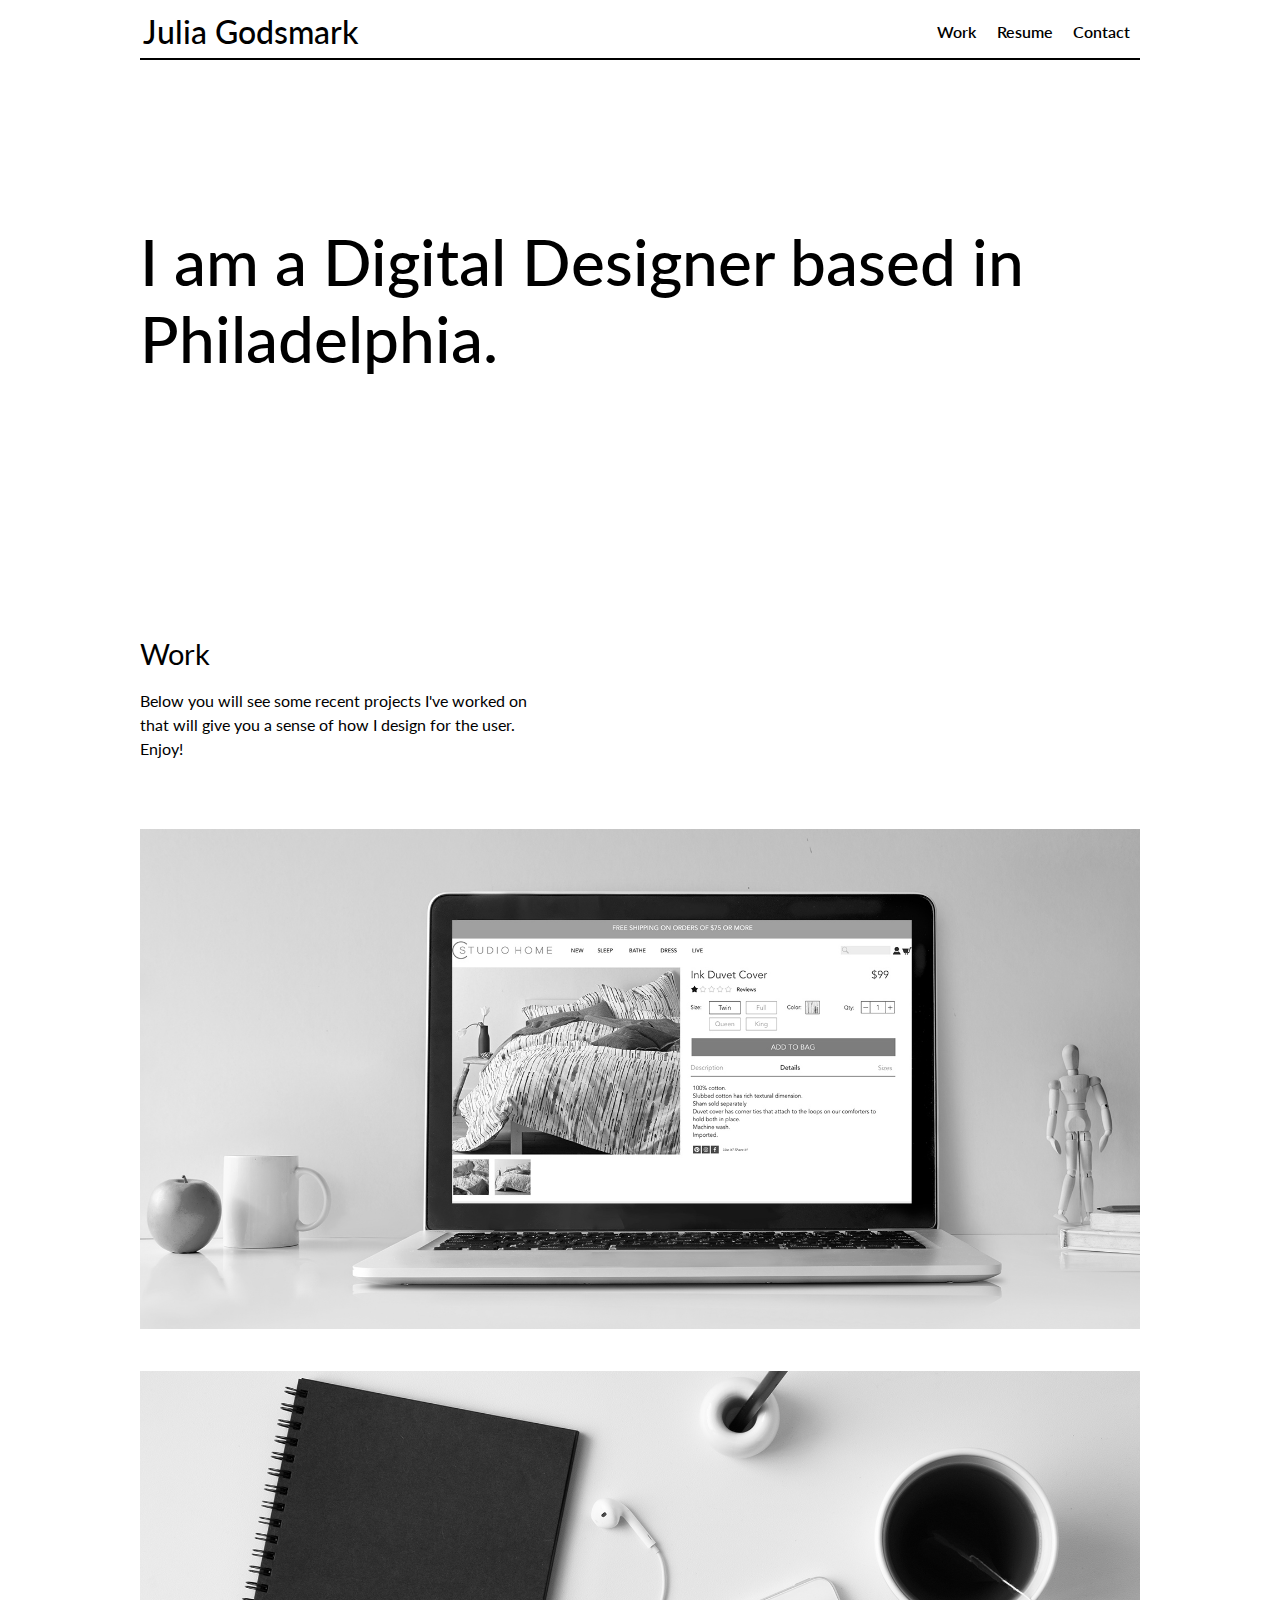
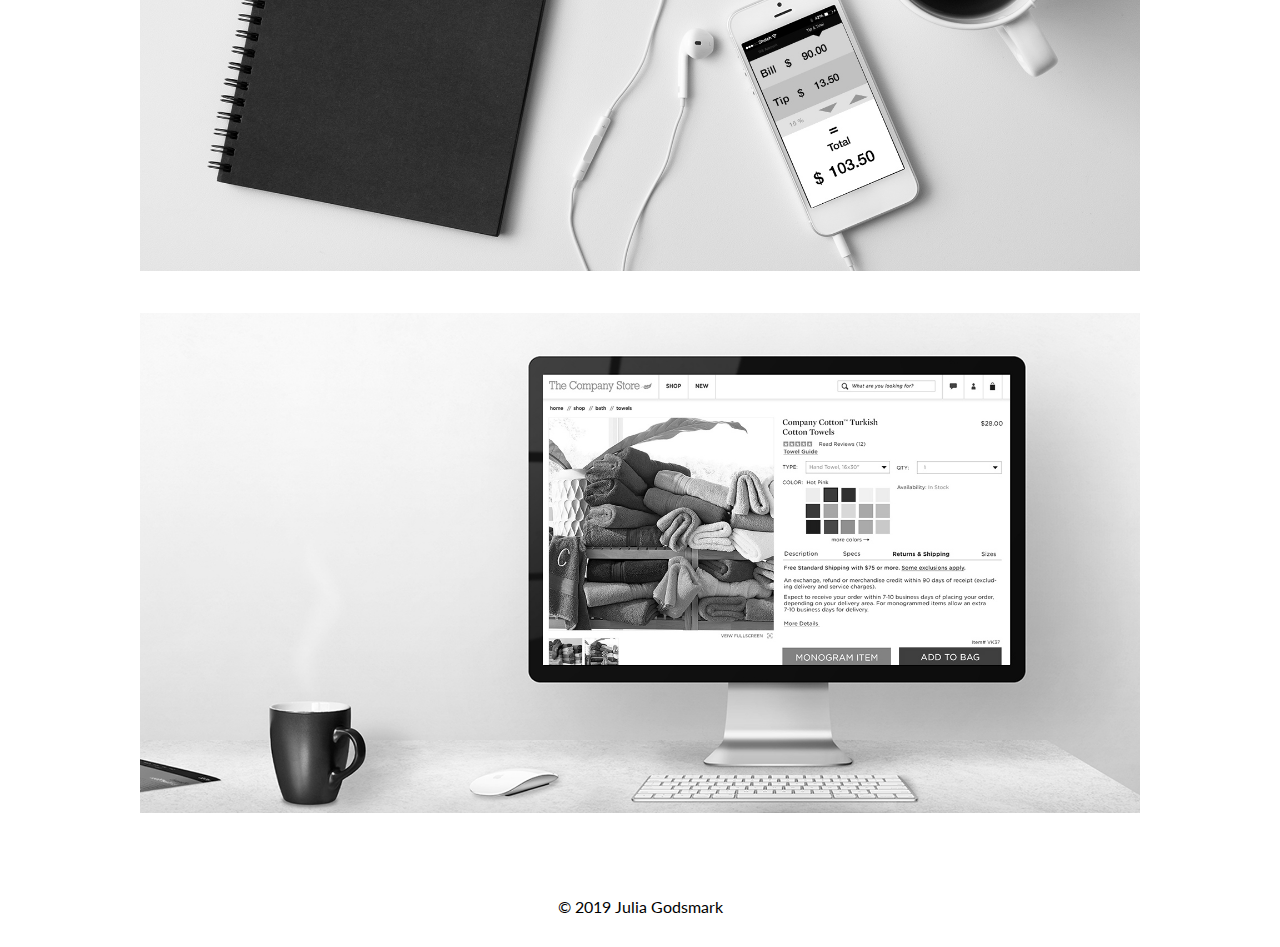
<file: index.html>
<!DOCTYPE html>
<html>
  <head>
    <meta charset="utf-8">
    <link rel="icon" href="assets/images/favicon.ico" type="image/x-icon">
    <meta name="description" content="Julia Godsmark's digital product design portfolio website">
    <meta name="viewport" content="width=device-width, initial-scale=1">
    <title>Julia Godsmark - Digital Designer</title>
    <link rel="stylesheet" href="assets/css/reset.css">
    <link rel="stylesheet" href="assets/css/styles.css">

    <link href="https://fonts.googleapis.com/css?family=Lato:300,400,700,900|Open+Sans:300,400,600,700" rel="stylesheet">
  </head>
  <body>

    <!-- Google Tag Manager -->
    <noscript><iframe src="//www.googletagmanager.com/ns.html?id=GTM-NZ8VBL"
    height="0" width="0" style="display:none;visibility:hidden"></iframe></noscript>
    <script>(function(w,d,s,l,i){w[l]=w[l]||[];w[l].push({'gtm.start':
    new Date().getTime(),event:'gtm.js'});var f=d.getElementsByTagName(s)[0],
    j=d.createElement(s),dl=l!='dataLayer'?'&l='+l:'';j.async=true;j.src=
    '//www.googletagmanager.com/gtm.js?id='+i+dl;f.parentNode.insertBefore(j,f);
    })(window,document,'script','dataLayer','GTM-NZ8VBL');</script>
    <!-- End Google Tag Manager -->


      <header>
        <div class="container nav-line cf">
            <a href="index.html"> <h1>Julia Godsmark</h1></a>
            <nav>
              <ul class="nav cf">
                <li><a href="#work">Work</a></li>
                <li><a href="about/index.html">Resume</a></li>
                <li><a href="mailto:juliagodsmark@gmail.com">Contact</a></li>
              </ul>
            </nav>
        </div>
      </header>
      <main class="main">
        <div class="container">
          <div class="index-text">
            <p>I am a Digital Designer based in Philadelphia.
          </div>
        </div>
        <div class="container cf" id="work">
          <div class="work-text">
            <h3>Work</h3>
            <p>Below you will see some recent projects I've worked on that will give you a sense of how I design for the user. Enjoy!</p>
          </div>
          <div class="row cf">
            <div class="tout photo-container tout-products">
              <a href="cstudio/index.html">
                <img src="assets/images/home/cstudio.jpg" class="image1">
                <span class="hover">
                  <p class="shop-now">Cstudio Home Product Page</p>
                </span>
              </a>
            </div>
          </div>

          <div class="row cf">
            <div class="tout photo-container tout-products">
              <a href="tip-calculator/index.html">
                <img src="assets/images/home/tip-calc.jpg" class="image2">
                <span class="hover">
                  <p class="shop-now">Tip Calculator</p>
                </span>
              </a>
            </div>
          </div>

          <div class="row cf">
            <div class="tout photo-container tout-products">
              <a href="tcs-product-page/index.html">
                <img src="assets/images/home/tcs-pdp-right.jpg" class="image2">
                <span class="hover">
                  <p class="shop-now">TCS Product Page</p>
                </span>
              </a>
            </div>
          </div>
        </div> <!-- container  -->
      </main>
      <footer class="container">
        <small>&copy; 2019 Julia Godsmark </small>
      </footer>
    <script type="text/javascript" src="assets/js/jquery-2.1.1.min.js"></script>
  </body>
</html>
</file>
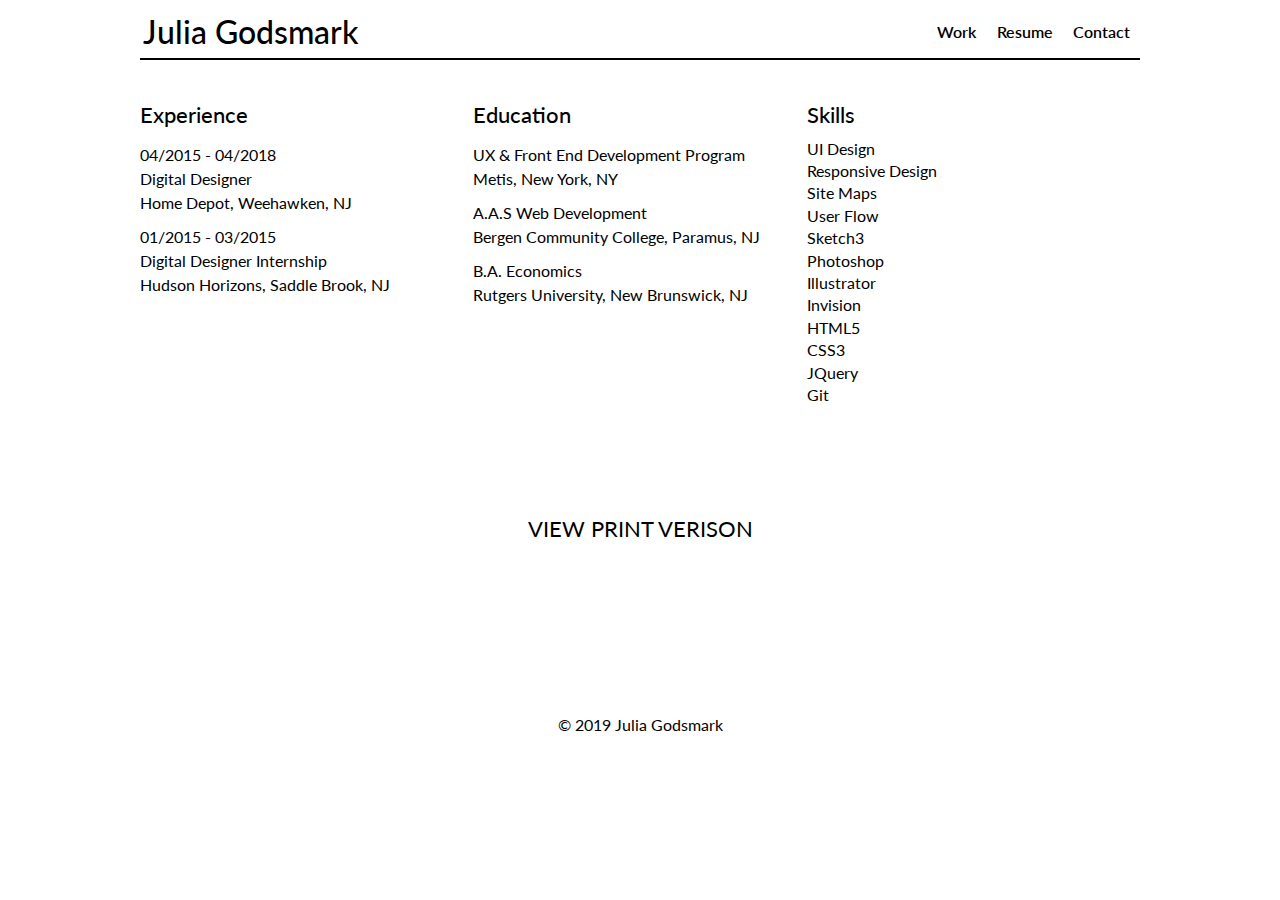
<file: about/index.html>
<!DOCTYPE html>
<html>
  <head>
    <meta charset="utf-8">
    <link rel="icon" href="../assets/images/favicon.ico" type="image/x-icon">
    <meta name="description" content="Julia Godsmark's digital product design portfolio website">
    <meta name="viewport" content="width=device-width, initial-scale=1">
    <title>Julia Godsmark - Digital Designer</title>
    <link rel="stylesheet" href="../assets/css/reset.css">
    <link rel="stylesheet" href="../assets/css/styles.css">

    <link href="https://fonts.googleapis.com/css?family=Lato:300,400,700,900|Open+Sans:300,400,600,700" rel="stylesheet">
  </head>
  <body>

    <!-- Google Tag Manager -->
    <noscript><iframe src="//www.googletagmanager.com/ns.html?id=GTM-NZ8VBL"
    height="0" width="0" style="display:none;visibility:hidden"></iframe></noscript>
    <script>(function(w,d,s,l,i){w[l]=w[l]||[];w[l].push({'gtm.start':
    new Date().getTime(),event:'gtm.js'});var f=d.getElementsByTagName(s)[0],
    j=d.createElement(s),dl=l!='dataLayer'?'&l='+l:'';j.async=true;j.src=
    '//www.googletagmanager.com/gtm.js?id='+i+dl;f.parentNode.insertBefore(j,f);
    })(window,document,'script','dataLayer','GTM-NZ8VBL');</script>
    <!-- End Google Tag Manager -->
    
    
      <header class="cf">
        <div class="container nav-line cf">
          <a href="../index.html"><h1>Julia Godsmark</h1></a>
          <nav>
            <ul class="nav cf">
              <li><a href="../index.html#work">Work</a></li>
              <li><a href="../about/index.html">Resume</a></li>
              <li><a href="mailto:juliagodsmark@gmail.com">Contact</a></li>
            </ul>
          </nav>
        </div>
      </header>
      <main class="about">

        <div class="list">
          <h2>Experience</h2>
          <div class="divide">
            <p>04/2015 - 04/2018</p>
            <p>Digital Designer</p>
            <p>Home Depot, Weehawken, NJ</p>
          </div>
          <div class="divide">
            <p>01/2015 - 03/2015</p>
            <p>Digital Designer Internship</p>
            <p>Hudson Horizons, Saddle Brook, NJ</p>
          </div>
        </div>
        
        <div class="list">
          <h2>Education</h2>
          <div class="list-items">
            <div class="divide">
              <p>UX &amp; Front End Development Program</p>
              <p>Metis, New York, NY</p>
            </div>
            <div class="divide">
              <p>A.A.S Web Development</p>
              <p>Bergen Community College, Paramus, NJ</p>
            </div>
            <div class="divide">
              <p>B.A. Economics</p>
              <p>Rutgers University, New Brunswick, NJ</p>
            </div>
          </div>
        </div>

        <div class="list">
          <h2>Skills</h2>
          <ul class="list-items">
            <li>UI Design</li>
            <li>Responsive Design</li>
            <li>Site Maps</li>
            <li>User Flow</li>
            <li>Sketch3</li>
            <li>Photoshop</li>
            <li>Illustrator</li>
            <li>Invision</li>
            <li>HTML5</li>
            <li>CSS3</li>
            <li>JQuery</li>
            <li>Git</li>
          </ul>
        </div>

        
      <a href="../assets/pdfs/julia-godsmark-resume-website-USE.pdf" class="resume" target="_blank">View Print Verison</a>
      </main>
      <footer class="container">
        <small>&copy; 2019 Julia Godsmark</small>
      </footer>
  </body>
</html>
</file>
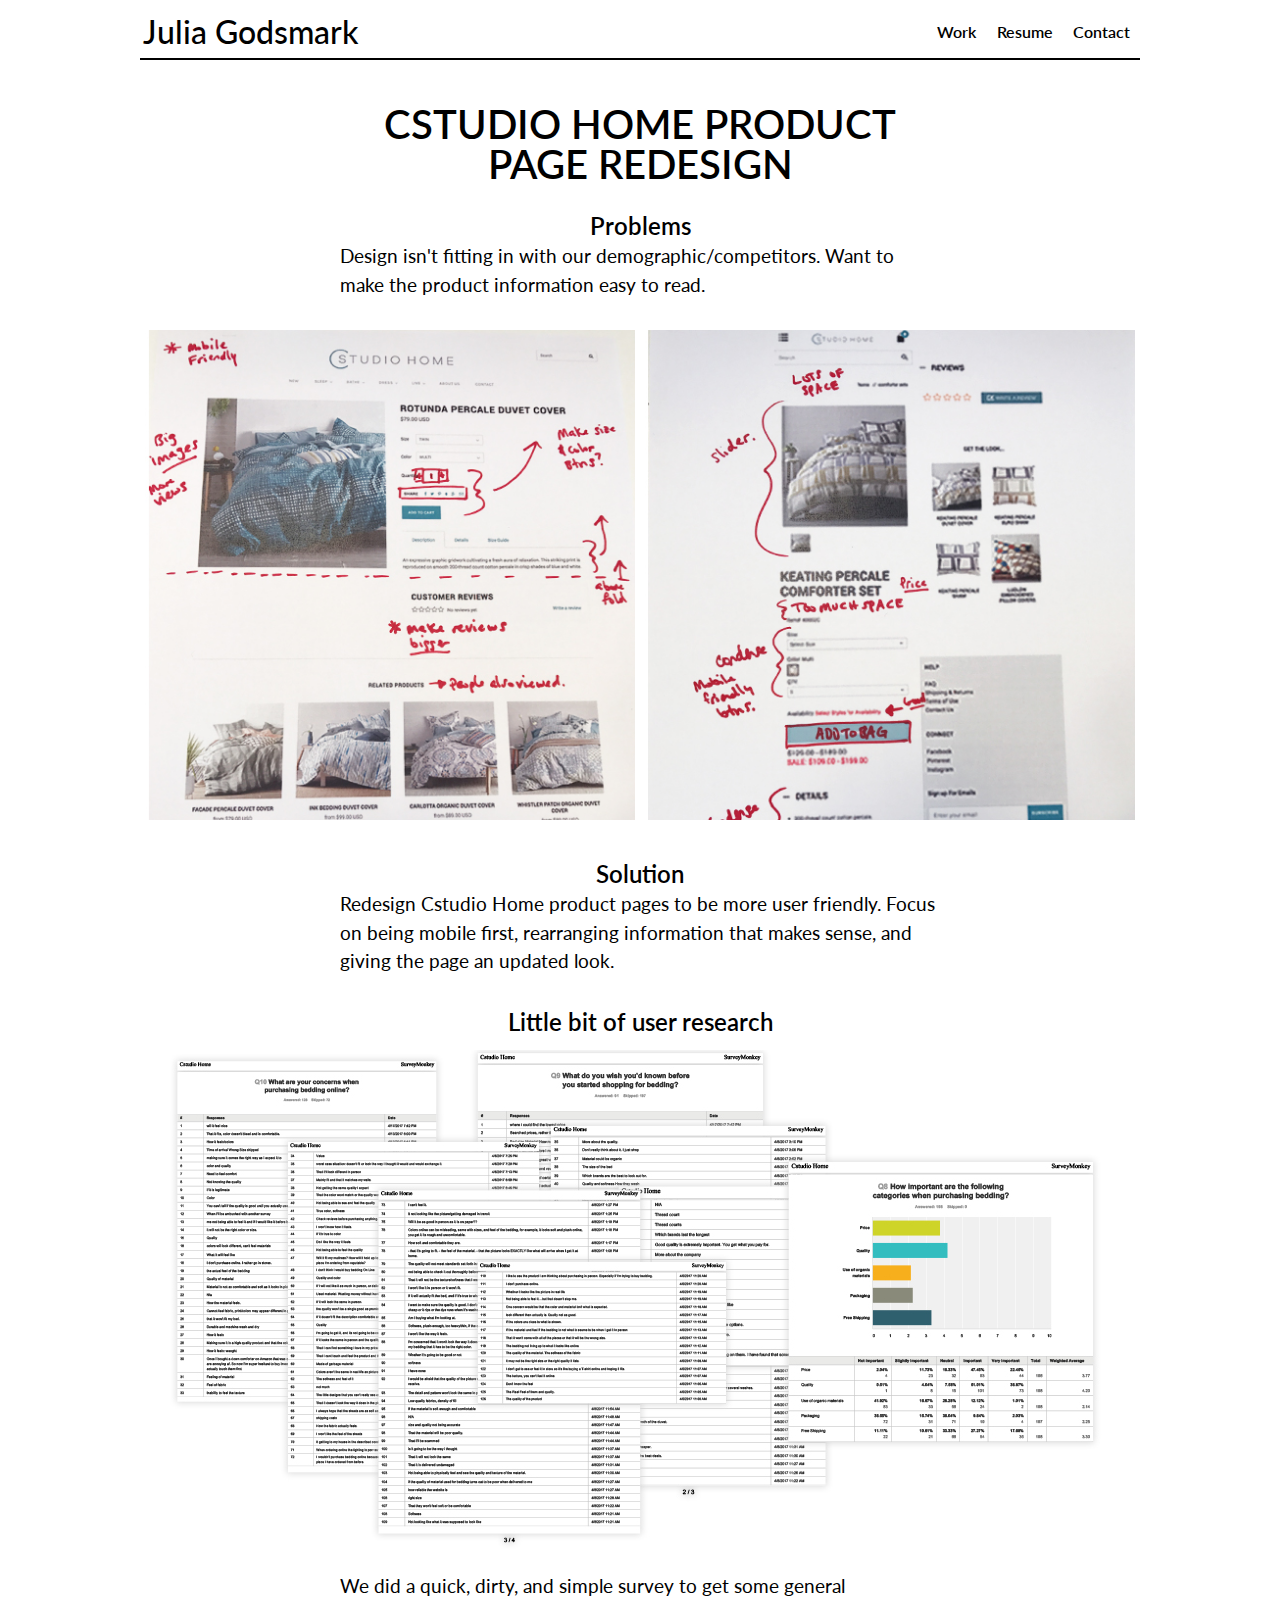
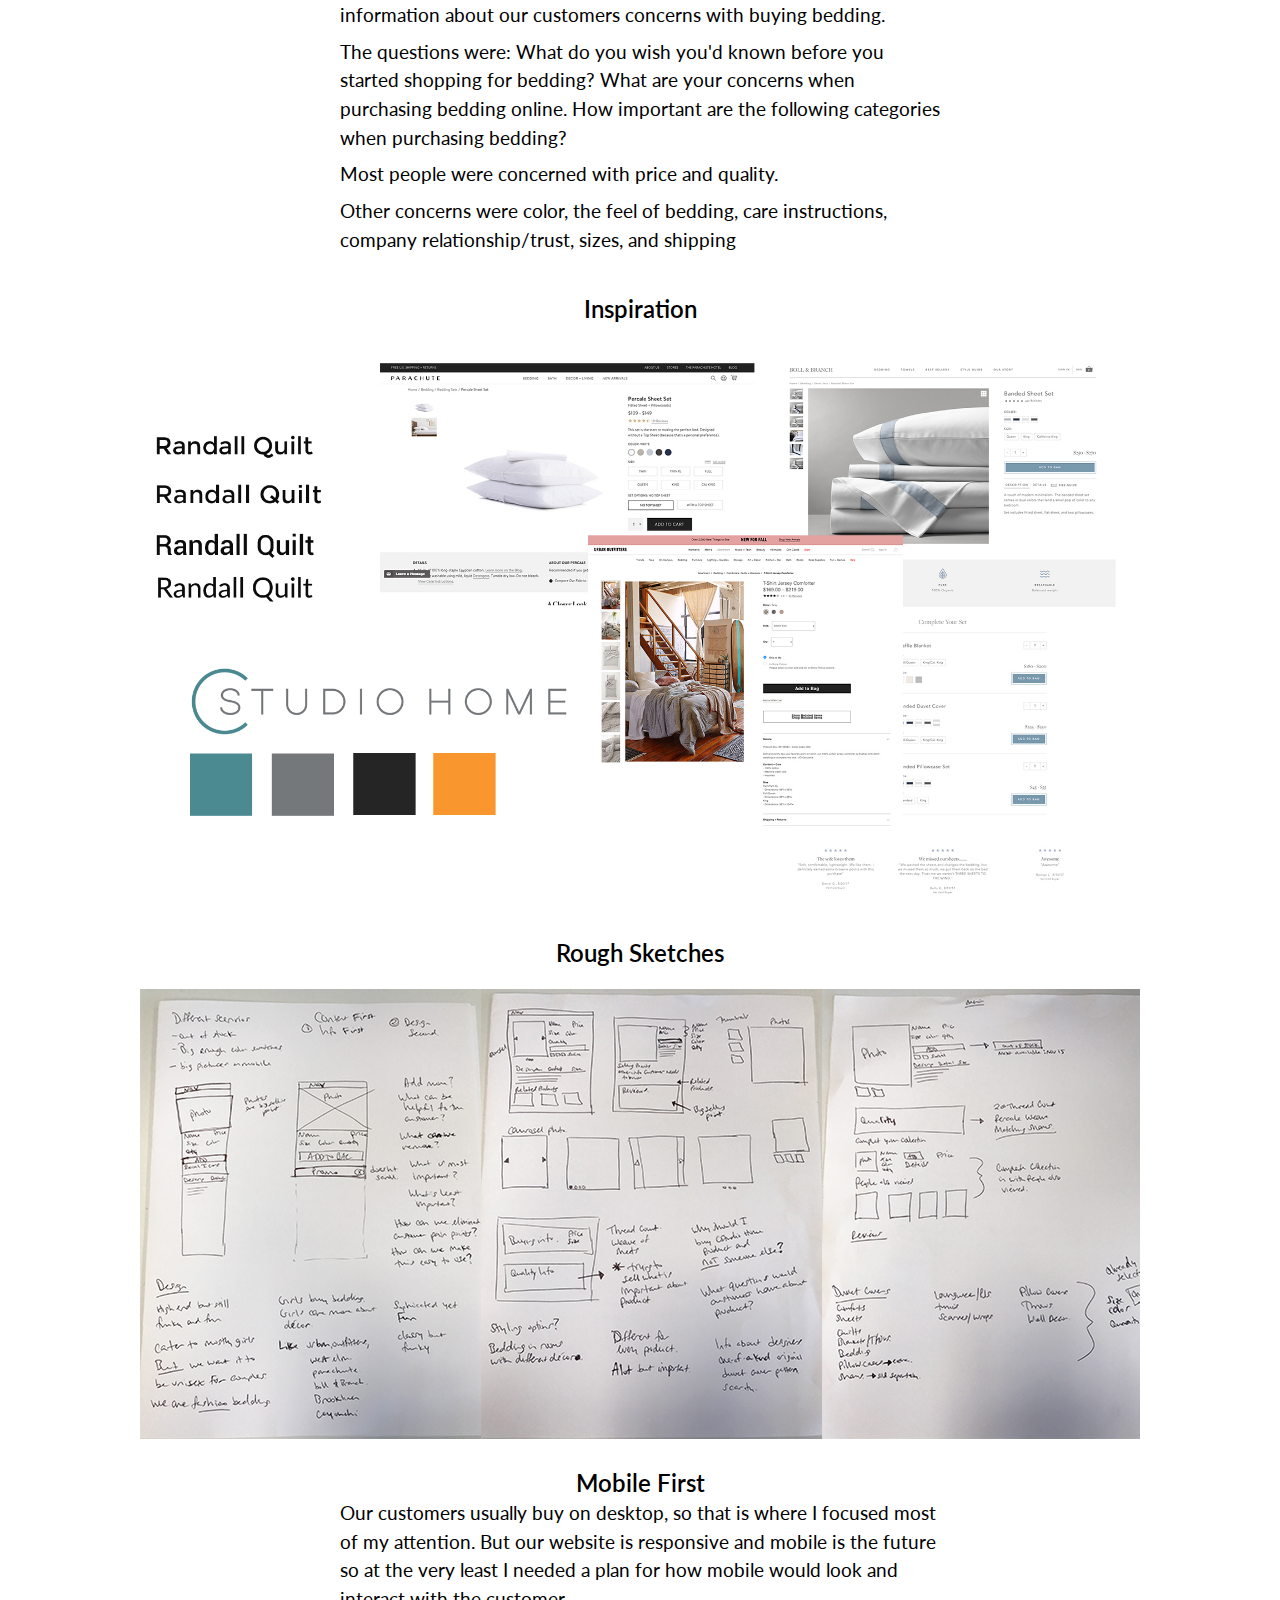
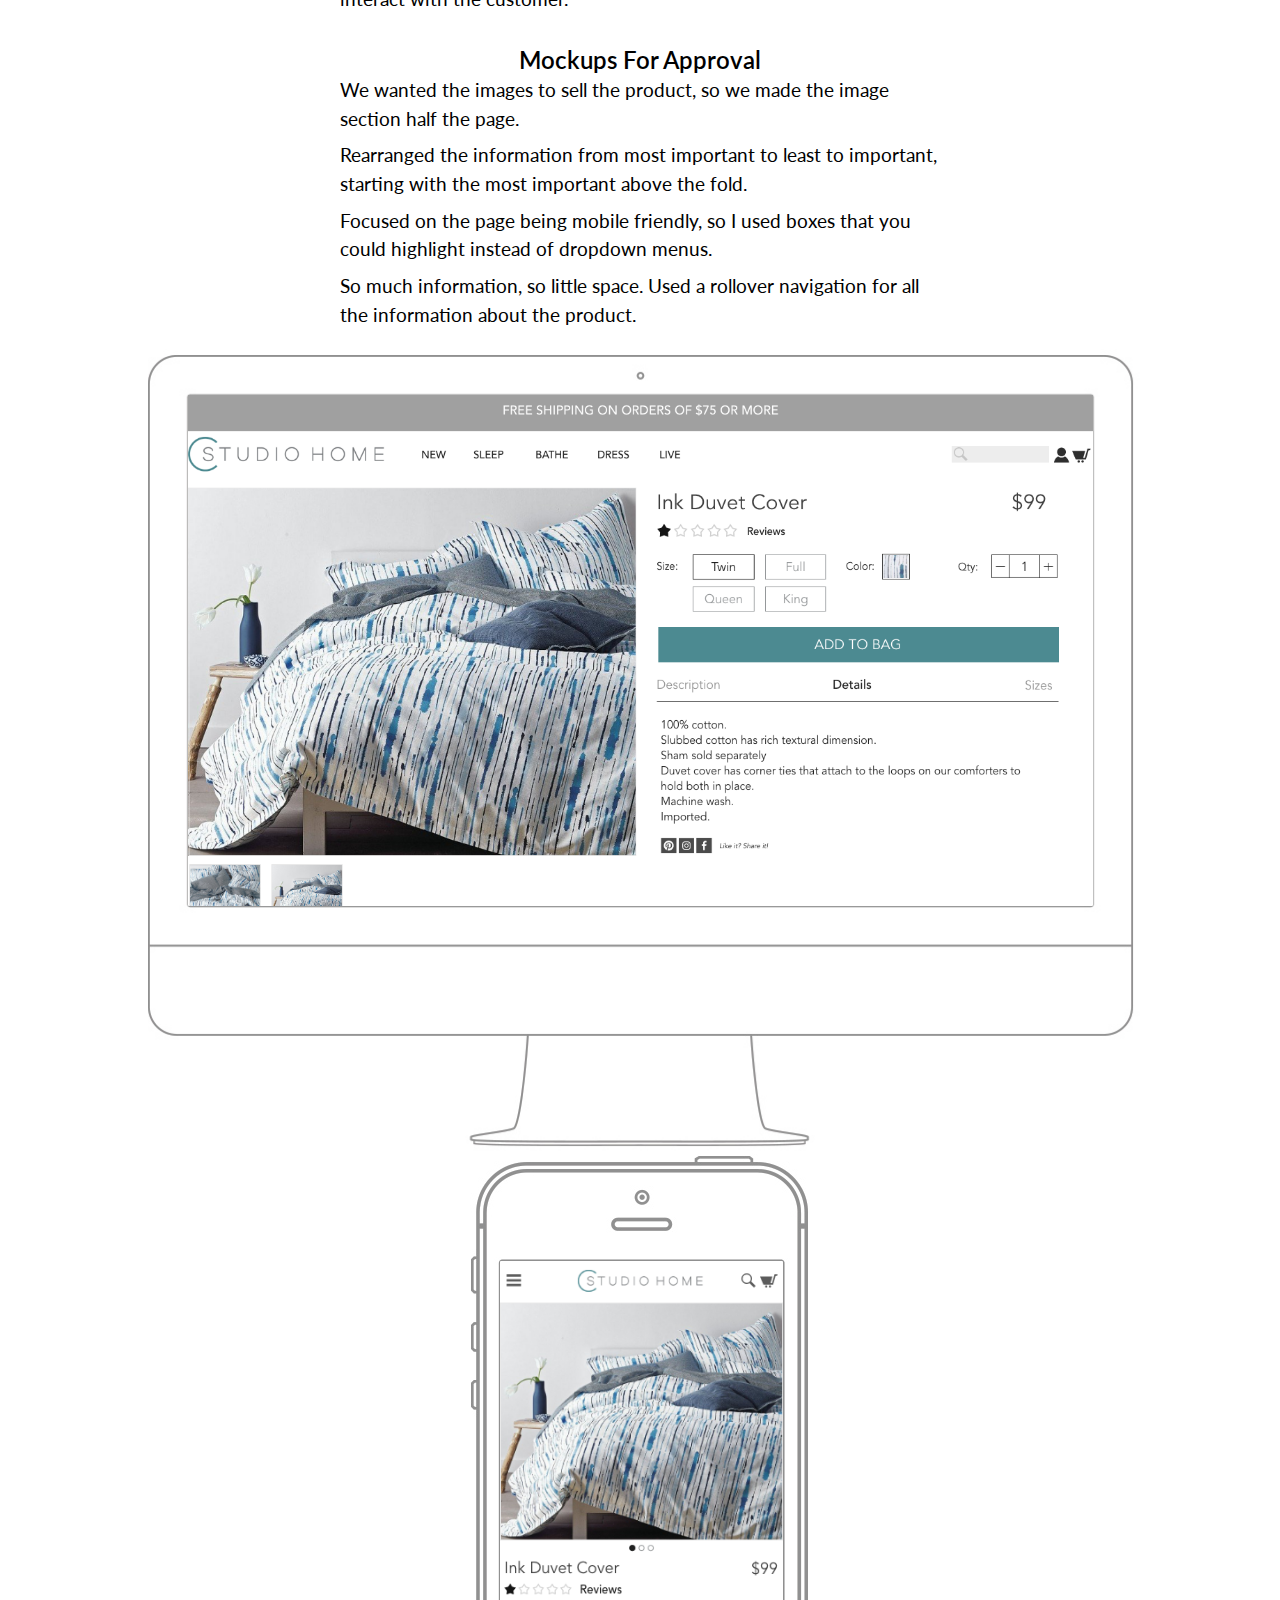
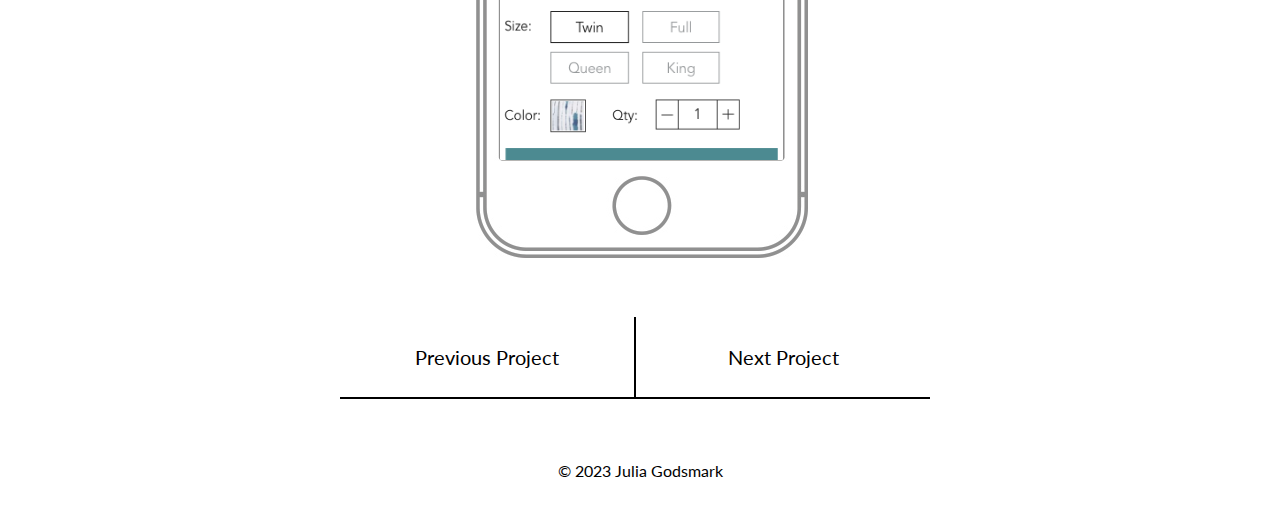
<file: cstudio/index.html>
<!DOCTYPE html>
<html>
  <head>
    <meta charset="utf-8">
    <link rel="icon" href="../assets/images/favicon.ico" type="image/x-icon">
    <meta name="description" content="Julia Godsmark's digital product design portfolio website">
    <meta name="viewport" content="width=device-width, initial-scale=1">
    <title>Julia Godsmark's Portfolio - Cstudio Home Product Page</title>
    <link rel="stylesheet" href="../assets/css/reset.css">
    <link rel="stylesheet" href="../assets/css/styles.css">

    <link href="https://fonts.googleapis.com/css?family=Lato:300,400,700,900|Open+Sans:300,400,600,700" rel="stylesheet">
  </head>
  <body>

    <!-- Google Tag Manager -->
    <noscript><iframe src="//www.googletagmanager.com/ns.html?id=GTM-NZ8VBL"
    height="0" width="0" style="display:none;visibility:hidden"></iframe></noscript>
    <script>(function(w,d,s,l,i){w[l]=w[l]||[];w[l].push({'gtm.start':
    new Date().getTime(),event:'gtm.js'});var f=d.getElementsByTagName(s)[0],
    j=d.createElement(s),dl=l!='dataLayer'?'&l='+l:'';j.async=true;j.src=
    '//www.googletagmanager.com/gtm.js?id='+i+dl;f.parentNode.insertBefore(j,f);
    })(window,document,'script','dataLayer','GTM-NZ8VBL');</script>
    <!-- End Google Tag Manager -->
    
    
      <header>
        <div class="container nav-line cf">
          <a href="../index.html"><h1>Julia Godsmark</h1></a>
          <nav>
            <ul class="nav cf">
              <li><a href="../index.html#work">Work</a></li>
              <li><a href="../about/index.html">Resume</a></li>
              <li><a href="mailto:juliagodsmark@gmail.com">Contact</a></li>
            </ul>
          </nav>
       </div>
      </header>
      <main class="indiv-work container">
        <div class="work-descrip">
<!--           <div class="rel">
            <img src="desktop.jpg" class="">
            <div class="desktop-view">
              <img src="duvets-wnav.png">
            </div>
          </div> -->
          <div class="work-wrapper">
            <h4 class="header2">CStudio Home Product Page Redesign</h4>
          </div>
          <div class="work-wrapper">
            <h4>Problems</h4>
            <p>Design isn't fitting in with our demographic/competitors. Want to make the product information easy to read.</p>
          </div>
          <div class="two-images">
            <div class="image-container">
              <img src="old-desktop.jpg" alt="Picture of old pdp page with red ink">
            </div>
            <div class="image-container">
              <img src="old-mobile.jpg" alt="Picture of old pdp page with red ink">
            </div>
          </div>
          <div class="work-wrapper">
            <h4>Solution</h4>
            <p>Redesign Cstudio Home product pages to be more user friendly. Focus on being mobile first, rearranging information that makes sense, and giving the page an updated look.</p>
          </div>
          <div class="work-wrapper">
            <h4>Little bit of user research</h4>
          </div>
          <img src="survey-data.jpg" alt="survey monkey">
          <div class="work-wrapper">
            <p>We did a quick, dirty, and simple survey to get some general information about our customers concerns with buying bedding.</p>
            <p>The questions were: What do you wish you'd known before you started shopping for bedding? What are your concerns when purchasing bedding online. How important are the following categories when purchasing bedding? </p>
            <p>Most people were concerned with price and quality.</p>
            <p>Other concerns were color, the feel of bedding, care instructions, company relationship/trust, sizes, and shipping</p>
          </div>
           <div class="work-wrapper">
            <h4 class="work-wrapper">Inspiration</h4>
          </div>
          <img src="inspiration.jpg" alt="Inspriation">
          <div class="work-wrapper">
            <h4 class="work-wrapper">Rough Sketches</h4>
          </div>
          <img src="sketches.jpg" alt="Wireframes/Sketches">
          <div class="work-wrapper">
            <h4>Mobile First</h4>
            <p>Our customers usually buy on desktop, so that is where I focused most of my attention. But our website is responsive and mobile is the future so at the very least I needed a plan for how mobile would look and interact with the customer.</p>
          </div>
          <div class="work-wrapper">
            <h4>Mockups For Approval</h4>
            <p>We wanted the images to sell the product, so we made the image section half the page.</p>
            <p>Rearranged the information from most important to least to important, starting with the most important above the fold.</p>
            <p>Focused on the page being mobile friendly, so I used boxes that you could highlight instead of dropdown menus.</p>
            <p>So much information, so little space. Used a rollover navigation for all the information about the product.</p>
          </div>
          <div class="rel">
            <img src="desktop.jpg" class="">
            <div class="desktop-view">
              <img src="duvets-wnav.png">
            </div>
          </div>
          <div class="rel2">
            <img src="mobile.jpg" class="mobile-img">
            <div class="mobile-view-2">
              <img src="cstudio-mobile.png" class="cstudio-img">
            </div>
          </div>

          <div class="work-wrapper more-projects">
            <div class="fifty prev-project">
              <a href="../tcs-product-page/index.html">Previous Project</a>
            </div>
            <div class="fifty next-project">
              <a href="../tip-calculator/index.html">Next Project</a>
            </div>
            <!-- <div class="view-website">
              <a href="">View Website</a>
            </div> -->
          </div>

        </div>
      </main>
      <footer class="container">
        <small>&copy; 2023 Julia Godsmark</small>
      </footer>
    <script type="text/javascript" src="../assets/js/jquery-2.1.1.min.js"></script>
    <script type="text/javascript" src="../assets/js/jquery.tooltipster.min.js"></script>
    <script type="text/javascript" src="../assets/js/myjavascript.js"></script>
  </body>
</html>
</file>
<file: assets/css/styles.css>
* {
	padding: 0;
	margin: 0;
}

body {
	font-family: 'Lato', sans-serif;
	/*background: #F8F8F8;*/
	display: flex;
  	min-height: 100vh;
  	flex-direction: column;
}

.main {
	flex: 1;
}


.cf:before,
.cf:after {
    content: " "; 
    display: table; 
}

.cf:after {
    clear: both;
}

.container {
	max-width: 1000px; 
	margin: 0 auto;
	padding: 0px 5px;
}

img {
	max-width: 100%;
}

p {
	line-height: 150%;
}

a {
	color: #000;
	text-decoration: none;
}

a:hover {
	color: #000000;
}

/* ===== INDEX ===== */

.row {
	width: 100%;
	padding: 20px 0px;
}

.fifty {
	width: 49%;
	float: left;
}

.fifty-padding {
	padding-right: 2%;
}


.header2 {
	text-transform: uppercase;
	font-size: 40px;
	font-weight: 600;
	text-align:center;
}


  /* picture hover */

  .tout {
  	/*padding: 1.5em 0em;*/
    position: relative;
    text-align: center;

    transition: all 0.4s ease;
    -webkit-transition: all 0.4s ease;
    -ms-transition: all 0.4s ease;
    -moz-transition: all 0.4s ease;
    
    -webkit-filter: grayscale(100%); 
    filter: grayscale(100%);
  }

  .tout a,
  .tout img {
    transition: all 0.4s ease-in-out;
    -webkit-transition: all 0.4s ease-in-out;
    -ms-transition: all 0.4s ease-in-out;
    -moz-transition: all 0.4s ease-in-out;
  }

  .tout:hover {
    /*opacity: .3;*/

    transition: opacity 0.4s ease;
    -webkit-transition: opacity 0.4s ease;
    -ms-transition: opacity 0.4s ease;
    -moz-transition: opacity 0.4s ease;
        
    -webkit-filter: grayscale(0%); 
    filter: grayscale(0%);
  }

  .tout:hover span.hover p {
    opacity: 1;
    width: 100%;
  }

  .tout-products span.hover p {
    opacity: 0;

    transition: opacity 0.4s ease;
    -webkit-transition: opacity 0.4s ease;
    -ms-transition: opacity 0.4s ease;
    -moz-transition: opacity 0.4s ease;

    position: absolute;
    bottom: 0;
    left: 0;
    width: 100%;
  }

  .tout-products span.hover p.shop-now {
    color: #BD10E0 !important;
    font-family: 'Lato', sans-serif;
    text-transform: uppercase;
    font-weight: 800;
    font-size: 50px !important;
    line-height: 1.2 !important;
    margin: -25px 0 0 -500px !important;
    /*padding: 7px 15px !important;*/
    bottom: auto;
    top: 50%;
    display: inline-block;
    /*border: 2px solid black;*/
    width: 1000px;
    left: 50%;
  }

  /* picture hover */
  

  

.index-text {
	margin: 0 auto;
	font-weight: 500;
	font-size: 4em;
	padding: 3.5em 1em 2.6em 0em;
}

.index-text p {
	line-height: 120%;
}

.two-images {
	display: flex;
	flex-direction:row;
	justify-content: space-around; 
	box-align: center;  
    align-items: center;
}

.two-images .image-container {
	flex: 1 1 auto;
	padding: 10px 5px;
}

.two-images img {
	max-width: 100%;
	max-height: 100%;
}



h3 {
	text-align: left;
	font-size: 1.8em;
	padding-bottom: 20px;
}

.work-text {
	padding-top: 6em;
	padding-bottom: 3em;
	width: 40%;
}

/* ===== NAV ===== */

header {
	width: 100%;
	font-size: 2em;
	position: fixed;
	z-index: 4;
	box-sizing: border-box;
	background: #FFFFFF;
	padding: 0px 5px;	
}

.nav-line {
	border-bottom: 2px solid #000000;
	padding: 10px 0px;
}

h1 {
	float: left;
	display: block;
	font-weight: 500;
	padding-top: .2em;
	margin-left: .1em;
	box-sizing: border-box;
}

h1:hover {
	color: #BD10E0;
}

.nav {
	float:right;
	margin-right: .1em;
	box-sizing: border-box;
}

.nav li {
	display: inline-block;
	font-size: .5em;
	padding: .4em;
	font-weight: 600;
}

.nav li a:hover {
	color: #BD10E0;
}

.more-projects {
	padding: 40px 0px
}

.prev-project a:hover,
.next-project a:hover,
.view-website a:hover {
	color:#BD10E0;
}

.prev-project {
	width: 49%;
	float: left;
	padding: 30px 0px;
	font-size: 20px;
	text-align: center;
	border-right: 2px black solid;
	border-bottom: 2px black solid;
}

.next-project {
	width: 49%;
	float: left;
	padding: 30px 0px;
	font-size: 20px;
	text-align: center;
	/*border-left: 1px black solid;*/
	border-bottom: 2px black solid;
}

.view-website {
	width: 98.5%;
	clear:both;
	padding: 30px 0px;
	font-size: 20px;
	text-align: center;
	border-bottom: 2px black solid;
}

.rel {
	position: relative;
}

.rel2 {
	max-width: 340px;
	margin: 0 auto;
	position: relative;
}

.mobile-img {
	display:block;
	margin: 0 auto;
}

.browser-view {
	left: 1.2%;
	top:11.25%;
	
	height: 87.1%;
	width: 97.7%;
	
	border-radius: 1px;
	position:absolute;
	overflow:scroll;
}

.desktop-view {
	left: 4.8%;
	top:5.7%;
	
	height: 63.6%;
	width: 90.5%;
	
	border-radius: 1px;
	position:absolute;
	overflow:scroll;
}

.mobile-view {
	left: 36.1%;
	top:15.3%;
	
	height: 70.4%;
	/*width: 90.5%;*/
	
	border-radius: 1px;
	position:absolute;
	/*overflow:scroll;*/
}

.mobile-view-2 {
	left: 8.9%;
	top:15.3%;
	
	height: 70.4%;
	width: 83.2%;
	
	border-radius: 1px;
	position:absolute;
	overflow:scroll;
}

.tip-img {
	max-width: 100%;
	height: 498px;
}




/* ===== ABOUT ===== */

.about {
	width: 1000px;
	margin: 0 auto;
	padding: 6.5em 0em 0em 0em;
}

h2 {
	font-weight: 500;
	padding-bottom: .5em;
	font-size: 1.4em;
}

.list {
	width: 33.3333333%;
	float: left;
	box-sizing: border-box;
}

.list-items {
	line-height: 140%;
}

.resume {
	clear: both;
	display: block;
	font-size: 1.4em;
	padding: 5em 0em;
	color: black;
	text-transform:uppercase;
	text-align: center;
}

.resume:hover {
	color: #BD10E0;
}

.divide {
	padding: 5px 0px;
}

/* ===== INDIV WORK  ===== */

.bkgrd {
	background-color: #f3f3f3;
}


.container-nav2 {
	padding: 1em .1em;
	position: fixed;
	width: 100%;
	background-color: #FFFFFF;
}

.indiv-work {
	padding-top: 3em;
}

.indiv-work-title {
	font-size: 1.4em;
	float: left;
	font-weight: 500;
	box-sizing: border-box;
}

.indiv-work-nav {
	float: left;
	margin-left: 1em;
}

.indiv-work-nav a {
	font-size: 1.6em;
	padding-right: 1em;
	text-decoration: none;
	box-sizing: border-box;
	color: #000000;
}

.indiv-work-nav a:hover {
	color: #BD10E0;
}

.work-descrip {
	clear: both;
	padding-top: 1em;
	max-width: 1000px;
	margin: 0 auto;
}

h4 {
	/*text-decoration: underline;*/
	font-weight: 600;
	font-size: 1.5em;
	padding-top: .6em;
	text-align: center;
}

.reasons {
	font-size: 1.2em;
	line-height: 150%;
}

.website-link {
	text-align: center;
	display: block;
	font-size: 1.6em;
	padding: 1em 0em;
}

.work-wrapper {
	display: block;
	max-width: 600px;
	margin: 1em auto;
}

.work-wrapper p {
	font-size: 1.2em;
	padding: .2em 0em;
}

.work-pic {
	width: 50%;
	display: block;
	margin: 0 auto;
}

.mock-ups {
	box-sizing: border-box;
	padding: 0em .1em;
	display: block;
	margin: 0 auto;

}



/* ===== FOOTER ===== */

.social-icons {
	clear: both;
	text-align: center;
	display: inline-block;
}

.icons {
	float: left;
	padding-right: 1em;
	width: 30px;
}	

.icons:hover {
	opacity: .5;
}

footer {
	clear: both;
	padding: 3em 5px 2em 5px !important;
}

small {
	display: block;
	margin-top: 1em;
}

@media only screen and (max-width: 830px) {
	.index-text {
		font-size: 3em;
		padding: 2.5em 0em 1em .1em;
	}

	.work-text {
		padding-top: 2.4em;
		padding-bottom: .2em;
	}

	h3 {
		font-size:1.5em;
	}

	.second-image {
		display: none;
	}

	.index-text {
		font-size: 2.6em;
	}

	 .tout-products span.hover p.shop-now {
      font-size: 16px !important;
      padding: 7px 10px !important;
    }

}

@media only screen and (max-width: 600px) {
	.list {
		width: 100%;
	}

	.index-text {
		font-size: 1.6em;
		padding: 3em 0em 0em .1em;
	}

	.work-text {
		width: 100%;
		padding-top:2em;
	}

	h2 {
		padding: .3em 0em;
	}

	.work-wrapper {
	 	width: 98%;
	}

	.work p {
	 	font-size: 1em;
	 	padding: 0px 0px;
	}

	h3 { 
		font-size: 1.2em;
		padding: 5px 0px;
	}

	.about {
		height: 100%;
		padding: 4.4em 0em 0em .3em;
	}

	.resume {
		display: inline-block;
	}


}

@media only screen and (max-width: 500px) {
	.nav {
		display: none;
	}

	.tout-products span.hover p.shop-now {
      display: none;
    }

    .header2 {
    	font-size: 25px;
    }

    h4 {
    	font-size: 1.3em;
    }

	.indiv-work {
		padding-top: 2.5em;
	}



}
</file>
